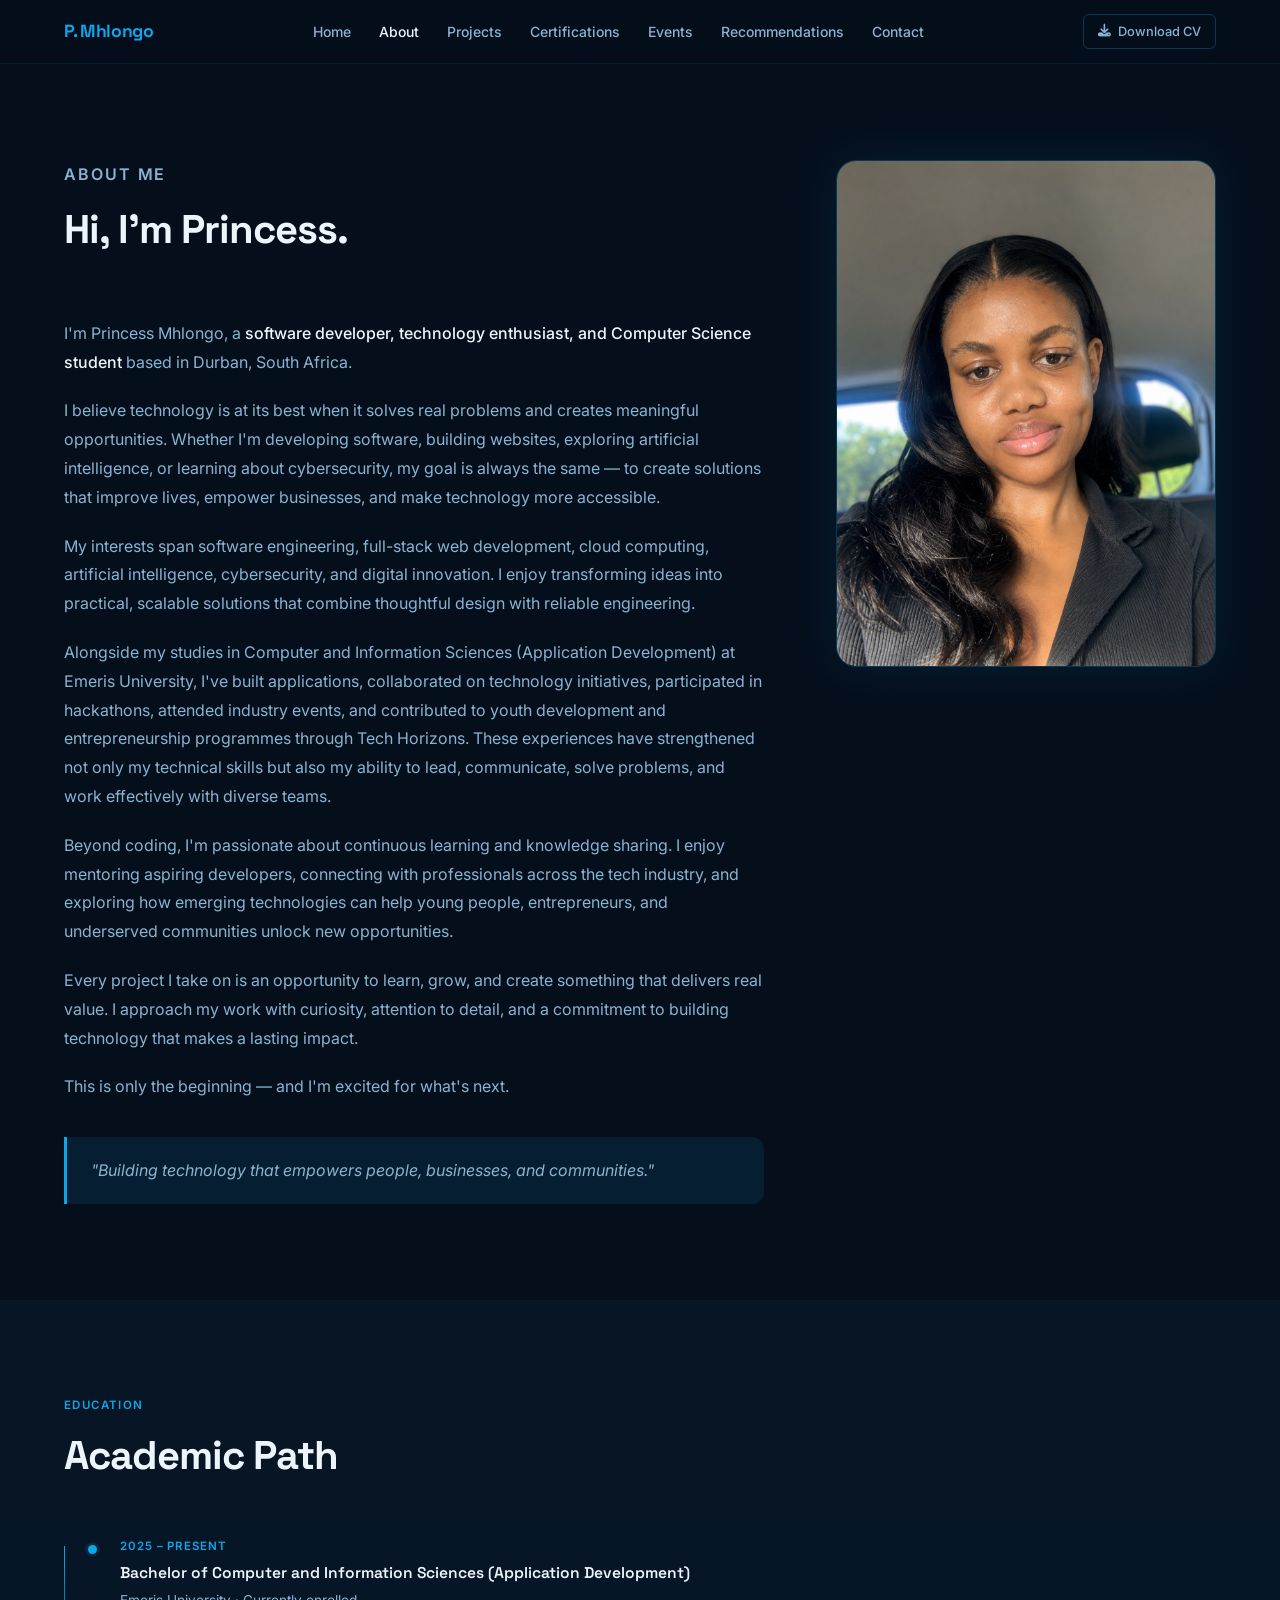
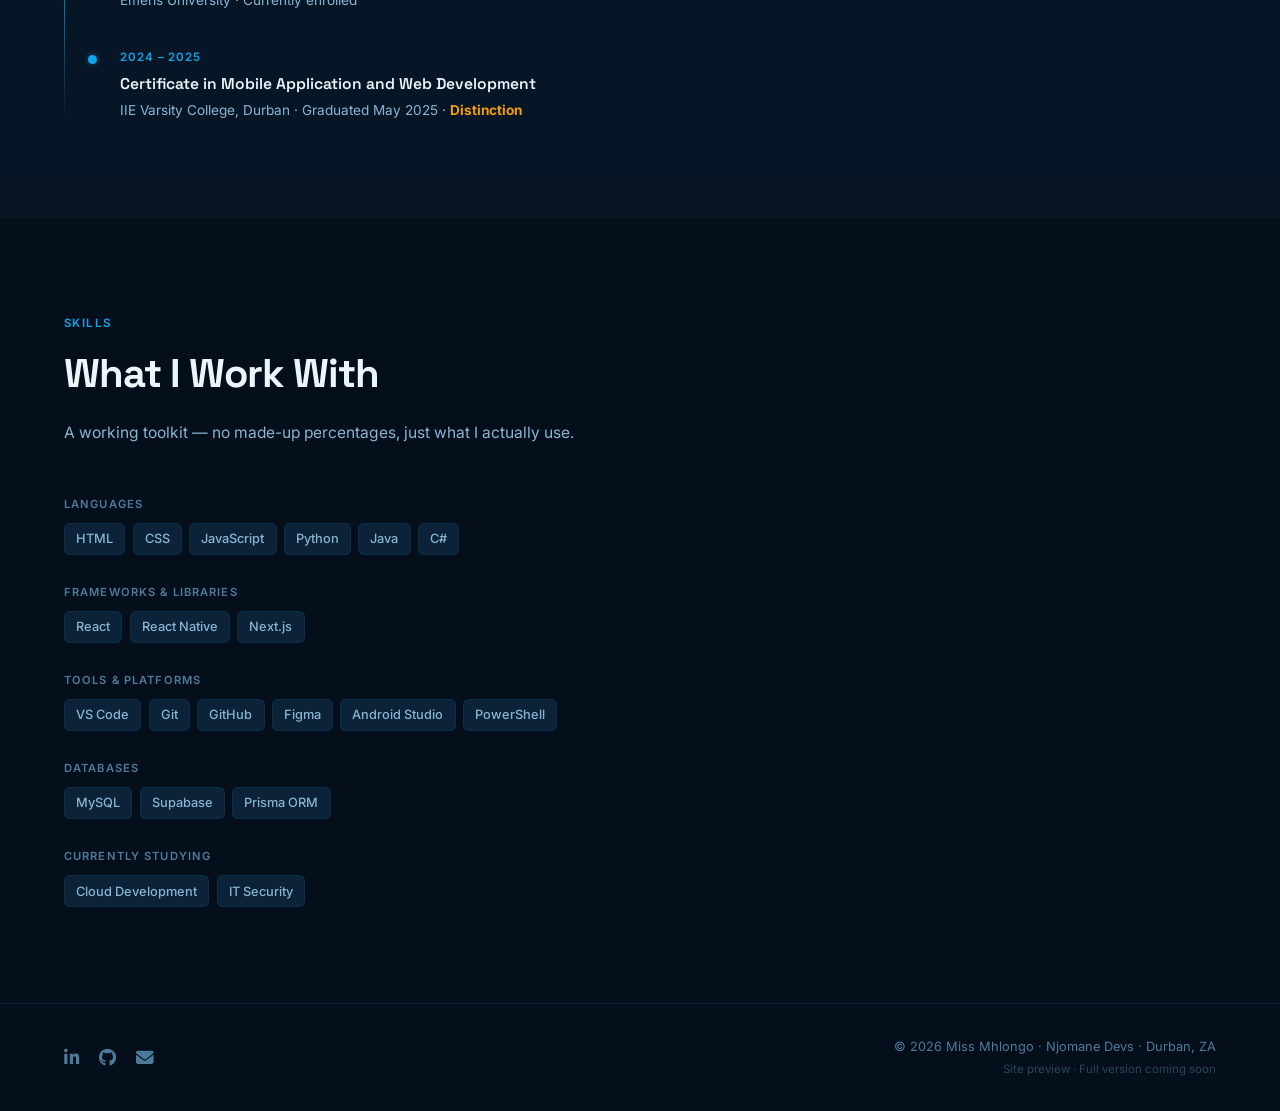
<file: about.html>
<!DOCTYPE html>
<html lang="en">
<head>
  <meta charset="UTF-8" />
  <meta name="viewport" content="width=device-width, initial-scale=1.0" />
  <title>About — Princess Mhlongo</title>
  <link rel="stylesheet" href="styles.css" />
  <link rel="stylesheet" href="https://cdnjs.cloudflare.com/ajax/libs/font-awesome/6.5.0/css/all.min.css" />
</head>
<body>

  <header class="site-header">
    <div class="site-logo">P. Mhlongo</div>
    <nav>
      <ul class="site-nav">
        <li><a href="index.html">Home</a></li>
        <li><a href="about.html" class="active">About</a></li>
        <li><a href="projects.html">Projects</a></li>
        <li><a href="certifications.html">Certifications</a></li>
        <li><a href="events.html">Events</a></li>
        <li><a href="recommendations.html">Recommendations</a></li>
        <li><a href="contact.html">Contact</a></li>
      </ul>
    </nav>
    <a href="resume.pdf" download class="btn btn--ghost btn--sm">
      <i class="fas fa-download"></i> Download CV
    </a>
  </header>

  <!-- Story -->
  <section class="page-section">
    <div class="section-container">
      <div class="about-grid">

        <div class="about-body">
          <div class="section-header" style="margin-bottom:1.5rem;">
            <p class="section-eyebrow">About Me</p>
            <h1 class="section-title">Hi, I'm Princess.</h1>
          </div>

          <p>
            I'm Princess Mhlongo, a <strong>software developer, technology enthusiast, and Computer Science student</strong>
            based in Durban, South Africa.
          </p>

          <p>
            I believe technology is at its best when it solves real problems and creates meaningful opportunities.
            Whether I'm developing software, building websites, exploring artificial intelligence, or learning about
            cybersecurity, my goal is always the same — to create solutions that improve lives, empower businesses,
            and make technology more accessible.
          </p>

          <p>
            My interests span software engineering, full-stack web development, cloud computing, artificial
            intelligence, cybersecurity, and digital innovation. I enjoy transforming ideas into practical,
            scalable solutions that combine thoughtful design with reliable engineering.
          </p>

          <p>
            Alongside my studies in Computer and Information Sciences (Application Development) at Emeris University,
            I've built applications, collaborated on technology initiatives, participated in hackathons, attended
            industry events, and contributed to youth development and entrepreneurship programmes through Tech Horizons.
            These experiences have strengthened not only my technical skills but also my ability to lead, communicate,
            solve problems, and work effectively with diverse teams.
          </p>

          <p>
            Beyond coding, I'm passionate about continuous learning and knowledge sharing. I enjoy mentoring aspiring
            developers, connecting with professionals across the tech industry, and exploring how emerging technologies
            can help young people, entrepreneurs, and underserved communities unlock new opportunities.
          </p>

          <p>
            Every project I take on is an opportunity to learn, grow, and create something that delivers real value.
            I approach my work with curiosity, attention to detail, and a commitment to building technology that makes
            a lasting impact.
          </p>

          <p>This is only the beginning — and I'm excited for what's next.</p>

          <!-- Personal brand tagline -->
          <blockquote style="
            margin-top:1rem;
            padding:1.25rem 1.5rem;
            border-left:3px solid var(--c-sky);
            background:var(--c-sky-dim);
            border-radius:0 var(--r-md) var(--r-md) 0;
            font-size:1rem;
            font-style:italic;
            color:var(--c-text-2);
            line-height:1.7;
          ">
            "Building technology that empowers people, businesses, and communities."
          </blockquote>
        </div>

        <div class="about-photo">
          <img src="images/Princess.jpeg" alt="Princess Mhlongo" />
        </div>

      </div>
    </div>
  </section>

  <!-- Education -->
  <section class="page-section page-section--alt">
    <div class="section-container">
      <div class="section-header">
        <p class="section-eyebrow">Education</p>
        <h2 class="section-title">Academic Path</h2>
      </div>

      <div class="timeline">
        <div class="timeline-item">
          <p class="timeline-year">2025 – Present</p>
          <p class="timeline-title">Bachelor of Computer and Information Sciences (Application Development)</p>
          <p class="timeline-sub">Emeris University &middot; Currently enrolled</p>
        </div>
        <div class="timeline-item">
          <p class="timeline-year">2024 – 2025</p>
          <p class="timeline-title">Certificate in Mobile Application and Web Development</p>
          <p class="timeline-sub">IIE Varsity College, Durban &middot; Graduated May 2025 &middot; <strong style="color:var(--c-amber);">Distinction</strong></p>
        </div>
      </div>
    </div>
  </section>

  <!-- Skills -->
  <section class="page-section">
    <div class="section-container">
      <div class="section-header">
        <p class="section-eyebrow">Skills</p>
        <h2 class="section-title">What I Work With</h2>
        <p class="section-lead">A working toolkit — no made-up percentages, just what I actually use.</p>
      </div>

      <div class="skills-section">
        <div>
          <p class="skill-group__label">Languages</p>
          <div class="skill-group__tags">
            <span class="skill-tag">HTML</span>
            <span class="skill-tag">CSS</span>
            <span class="skill-tag">JavaScript</span>
            <span class="skill-tag">Python</span>
            <span class="skill-tag">Java</span>
            <span class="skill-tag">C#</span>
          </div>
        </div>
        <div>
          <p class="skill-group__label">Frameworks &amp; Libraries</p>
          <div class="skill-group__tags">
            <span class="skill-tag">React</span>
            <span class="skill-tag">React Native</span>
            <span class="skill-tag">Next.js</span>
          </div>
        </div>
        <div>
          <p class="skill-group__label">Tools &amp; Platforms</p>
          <div class="skill-group__tags">
            <span class="skill-tag">VS Code</span>
            <span class="skill-tag">Git</span>
            <span class="skill-tag">GitHub</span>
            <span class="skill-tag">Figma</span>
            <span class="skill-tag">Android Studio</span>
            <span class="skill-tag">PowerShell</span>
          </div>
        </div>
        <div>
          <p class="skill-group__label">Databases</p>
          <div class="skill-group__tags">
            <span class="skill-tag">MySQL</span>
            <span class="skill-tag">Supabase</span>
            <span class="skill-tag">Prisma ORM</span>
          </div>
        </div>
        <div>
          <p class="skill-group__label">Currently Studying</p>
          <div class="skill-group__tags">
            <span class="skill-tag">Cloud Development</span>
            <span class="skill-tag">IT Security</span>
          </div>
        </div>
      </div>
    </div>
  </section>

  <footer class="site-footer">
    <div class="footer-social">
      <a href="https://www.linkedin.com/in/princess-mhlongo-917301329" target="_blank" rel="noopener" aria-label="LinkedIn">
        <i class="fab fa-linkedin-in"></i>
      </a>
      <a href="https://github.com/Princemhlongo" target="_blank" rel="noopener" aria-label="GitHub">
        <i class="fab fa-github"></i>
      </a>
      <a href="mailto:princessnqobilemhlongo@gmail.com" aria-label="Email">
        <i class="fas fa-envelope"></i>
      </a>
    </div>
    <div style="text-align:right;">
      <p class="footer-copy">&copy; 2026 Miss Mhlongo &middot; Njomane Devs &middot; Durban, ZA</p>
      <p class="footer-copy" style="margin-top:0.2rem;opacity:0.5;font-size:0.72rem;">Site preview &middot; Full version coming soon</p>
    </div>
  </footer>

</body>
</html>
</file>
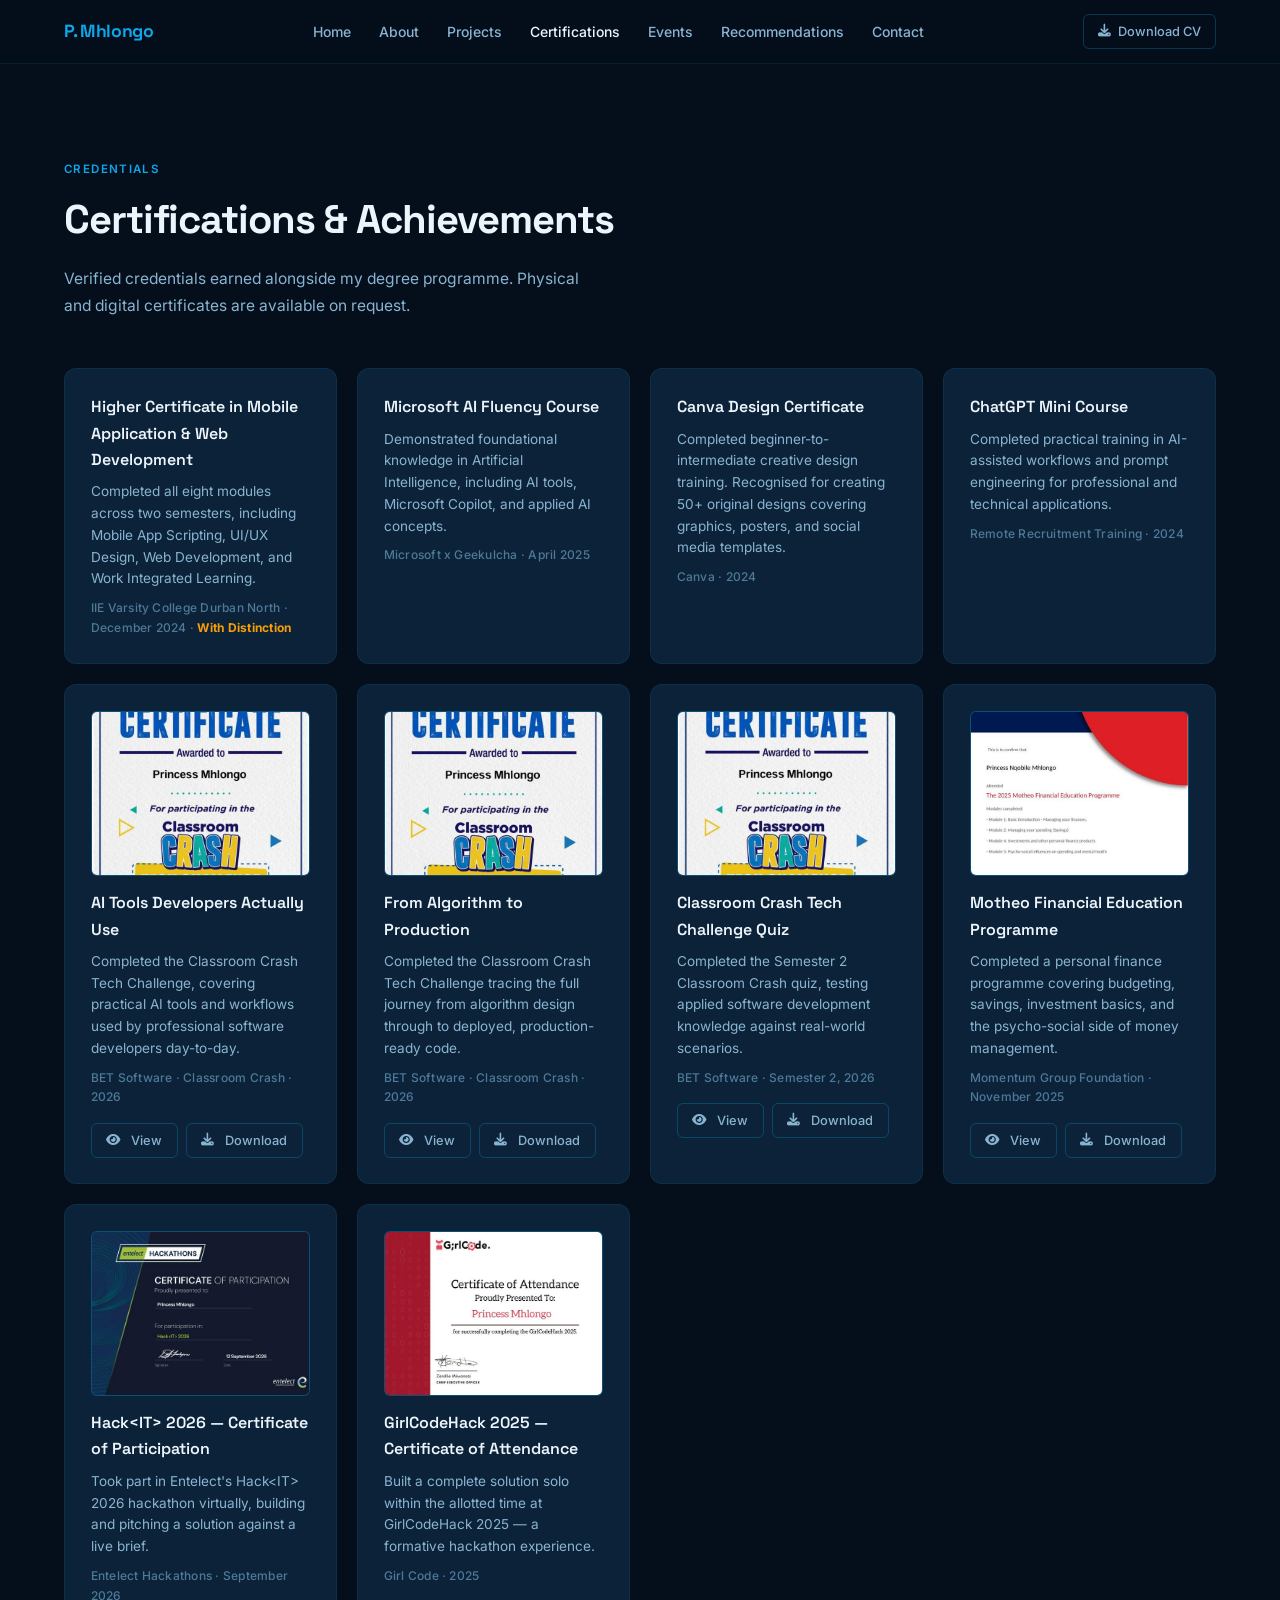
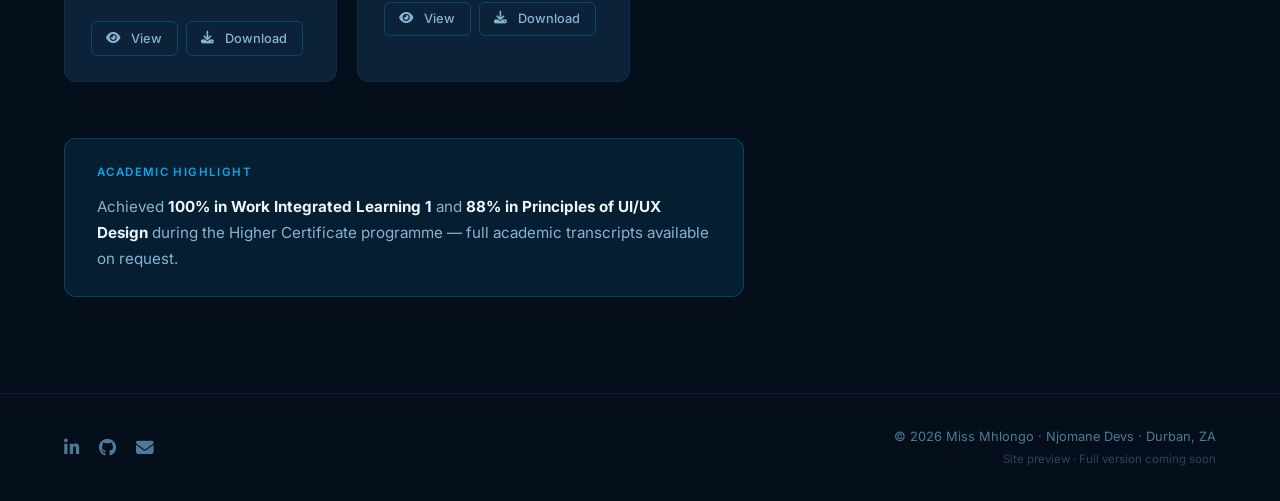
<file: certifications.html>
<!DOCTYPE html>
<html lang="en">
<head>
  <meta charset="UTF-8" />
  <meta name="viewport" content="width=device-width, initial-scale=1.0" />
  <title>Certifications — Princess Mhlongo</title>
  <link rel="stylesheet" href="styles.css" />
  <link rel="stylesheet" href="https://cdnjs.cloudflare.com/ajax/libs/font-awesome/6.5.0/css/all.min.css" />
</head>
<body>

  <header class="site-header">
    <div class="site-logo">P. Mhlongo</div>
    <nav>
      <ul class="site-nav">
        <li><a href="index.html">Home</a></li>
        <li><a href="about.html">About</a></li>
        <li><a href="projects.html">Projects</a></li>
        <li><a href="certifications.html" class="active">Certifications</a></li>
        <li><a href="events.html">Events</a></li>
        <li><a href="recommendations.html">Recommendations</a></li>
        <li><a href="contact.html">Contact</a></li>
      </ul>
    </nav>
    <a href="resume.pdf" download class="btn btn--ghost btn--sm">
      <i class="fas fa-download"></i> Download CV
    </a>
  </header>

  <section class="page-section">
    <div class="section-container">
      <div class="section-header">
        <p class="section-eyebrow">Credentials</p>
        <h1 class="section-title">Certifications &amp; Achievements</h1>
        <p class="section-lead">
          Verified credentials earned alongside my degree programme.
          Physical and digital certificates are available on request.
        </p>
      </div>

      <div class="certs-grid">

        <!-- IIE Higher Certificate -->
        <div class="card cert-card">
          <p class="cert-title">Higher Certificate in Mobile Application &amp; Web Development</p>
          <p class="cert-body">
            Completed all eight modules across two semesters, including Mobile App Scripting,
            UI/UX Design, Web Development, and Work Integrated Learning.
          </p>
          <p class="cert-issuer">IIE Varsity College Durban North &middot; December 2024 &middot;
            <strong style="color:var(--c-amber);">With Distinction</strong>
          </p>
        </div>

        <!-- Microsoft AI Fluency -->
        <div class="card cert-card">
          <p class="cert-title">Microsoft AI Fluency Course</p>
          <p class="cert-body">
            Demonstrated foundational knowledge in Artificial Intelligence, including
            AI tools, Microsoft Copilot, and applied AI concepts.
          </p>
          <p class="cert-issuer">Microsoft x Geekulcha &middot; April 2025</p>
        </div>

        <!-- Canva Design -->
        <div class="card cert-card">
          <p class="cert-title">Canva Design Certificate</p>
          <p class="cert-body">
            Completed beginner-to-intermediate creative design training. Recognised for
            creating 50+ original designs covering graphics, posters, and social media templates.
          </p>
          <p class="cert-issuer">Canva &middot; 2024</p>
        </div>

        <!-- ChatGPT Mini Course -->
        <div class="card cert-card">
          <p class="cert-title">ChatGPT Mini Course</p>
          <p class="cert-body">
            Completed practical training in AI-assisted workflows and prompt engineering
            for professional and technical applications.
          </p>
          <p class="cert-issuer">Remote Recruitment Training &middot; 2024</p>
        </div>

        <!-- BET Software - AI Tools -->
        <div class="card cert-card">
          <img class="cert-thumb" src="certificates/thumbnails/BETSoftware-AIToolsForDevelopers-PrincessMhlongo.jpg" alt="AI Tools Developers Actually Use certificate" loading="lazy" />
          <p class="cert-title">AI Tools Developers Actually Use</p>
          <p class="cert-body">
            Completed the Classroom Crash Tech Challenge, covering practical AI tools and
            workflows used by professional software developers day-to-day.
          </p>
          <p class="cert-issuer">BET Software &middot; Classroom Crash &middot; 2026</p>
          <div class="cert-actions">
            <button type="button" class="btn btn--ghost btn--sm" onclick="openCertModal('certificates/BETSoftware-AIToolsForDevelopers-PrincessMhlongo.pdf','AI Tools Developers Actually Use')">
              <i class="fas fa-eye" style="margin-right:0.3rem;"></i>View
            </button>
            <a href="certificates/BETSoftware-AIToolsForDevelopers-PrincessMhlongo.pdf" download class="btn btn--ghost btn--sm">
              <i class="fas fa-download" style="margin-right:0.3rem;"></i>Download
            </a>
          </div>
        </div>

        <!-- BET Software - Algorithm to Production -->
        <div class="card cert-card">
          <img class="cert-thumb" src="certificates/thumbnails/BETSoftware-AlgorithmToProduction-PrincessMhlongo.jpg" alt="From Algorithm to Production certificate" loading="lazy" />
          <p class="cert-title">From Algorithm to Production</p>
          <p class="cert-body">
            Completed the Classroom Crash Tech Challenge tracing the full journey from
            algorithm design through to deployed, production-ready code.
          </p>
          <p class="cert-issuer">BET Software &middot; Classroom Crash &middot; 2026</p>
          <div class="cert-actions">
            <button type="button" class="btn btn--ghost btn--sm" onclick="openCertModal('certificates/BETSoftware-AlgorithmToProduction-PrincessMhlongo.pdf','From Algorithm to Production')">
              <i class="fas fa-eye" style="margin-right:0.3rem;"></i>View
            </button>
            <a href="certificates/BETSoftware-AlgorithmToProduction-PrincessMhlongo.pdf" download class="btn btn--ghost btn--sm">
              <i class="fas fa-download" style="margin-right:0.3rem;"></i>Download
            </a>
          </div>
        </div>

        <!-- BET Software - Tech Challenge Quiz -->
        <div class="card cert-card">
          <img class="cert-thumb" src="certificates/thumbnails/BETSoftware-TechChallengeQuiz-PrincessMhlongo.jpg" alt="Classroom Crash Tech Challenge Quiz certificate" loading="lazy" />
          <p class="cert-title">Classroom Crash Tech Challenge Quiz</p>
          <p class="cert-body">
            Completed the Semester 2 Classroom Crash quiz, testing applied software
            development knowledge against real-world scenarios.
          </p>
          <p class="cert-issuer">BET Software &middot; Semester 2, 2026</p>
          <div class="cert-actions">
            <button type="button" class="btn btn--ghost btn--sm" onclick="openCertModal('certificates/BETSoftware-TechChallengeQuiz-PrincessMhlongo.pdf','Classroom Crash Tech Challenge Quiz')">
              <i class="fas fa-eye" style="margin-right:0.3rem;"></i>View
            </button>
            <a href="certificates/BETSoftware-TechChallengeQuiz-PrincessMhlongo.pdf" download class="btn btn--ghost btn--sm">
              <i class="fas fa-download" style="margin-right:0.3rem;"></i>Download
            </a>
          </div>
        </div>

        <!-- Momentum - Motheo Financial Education -->
        <div class="card cert-card">
          <img class="cert-thumb" src="certificates/thumbnails/Momentum-MotheoFinancialEducation-PrincessMhlongo.jpg" alt="Motheo Financial Education Programme certificate" loading="lazy" />
          <p class="cert-title">Motheo Financial Education Programme</p>
          <p class="cert-body">
            Completed a personal finance programme covering budgeting, savings, investment
            basics, and the psycho-social side of money management.
          </p>
          <p class="cert-issuer">Momentum Group Foundation &middot; November 2025</p>
          <div class="cert-actions">
            <button type="button" class="btn btn--ghost btn--sm" onclick="openCertModal('certificates/Momentum-MotheoFinancialEducation-PrincessMhlongo.pdf','Motheo Financial Education Programme')">
              <i class="fas fa-eye" style="margin-right:0.3rem;"></i>View
            </button>
            <a href="certificates/Momentum-MotheoFinancialEducation-PrincessMhlongo.pdf" download class="btn btn--ghost btn--sm">
              <i class="fas fa-download" style="margin-right:0.3rem;"></i>Download
            </a>
          </div>
        </div>

        <!-- Entelect Hack<IT> 2026 -->
        <div class="card cert-card">
          <img class="cert-thumb" src="certificates/thumbnails/EntelectHackIT2026-PrincessMhlongo.jpg" alt="Entelect Hack IT 2026 certificate" loading="lazy" />
          <p class="cert-title">Hack&lt;IT&gt; 2026 — Certificate of Participation</p>
          <p class="cert-body">
            Took part in Entelect's Hack&lt;IT&gt; 2026 hackathon virtually, building and pitching
            a solution against a live brief.
          </p>
          <p class="cert-issuer">Entelect Hackathons &middot; September 2026</p>
          <div class="cert-actions">
            <button type="button" class="btn btn--ghost btn--sm" onclick="openCertModal('certificates/EntelectHackIT2026-PrincessMhlongo.pdf','Hack&lt;IT&gt; 2026 — Certificate of Participation')">
              <i class="fas fa-eye" style="margin-right:0.3rem;"></i>View
            </button>
            <a href="certificates/EntelectHackIT2026-PrincessMhlongo.pdf" download class="btn btn--ghost btn--sm">
              <i class="fas fa-download" style="margin-right:0.3rem;"></i>Download
            </a>
          </div>
        </div>

        <!-- GirlCodeHack 2025 -->
        <div class="card cert-card">
          <img class="cert-thumb" src="certificates/thumbnails/GirlCodeHack2025-PrincessMhlongo.jpg" alt="GirlCodeHack 2025 certificate" loading="lazy" />
          <p class="cert-title">GirlCodeHack 2025 — Certificate of Attendance</p>
          <p class="cert-body">
            Built a complete solution solo within the allotted time at GirlCodeHack 2025 —
            a formative hackathon experience.
          </p>
          <p class="cert-issuer">Girl Code &middot; 2025</p>
          <div class="cert-actions">
            <button type="button" class="btn btn--ghost btn--sm" onclick="openCertModal('certificates/GirlCodeHack2025-PrincessMhlongo.pdf','GirlCodeHack 2025 — Certificate of Attendance')">
              <i class="fas fa-eye" style="margin-right:0.3rem;"></i>View
            </button>
            <a href="certificates/GirlCodeHack2025-PrincessMhlongo.pdf" download class="btn btn--ghost btn--sm">
              <i class="fas fa-download" style="margin-right:0.3rem;"></i>Download
            </a>
          </div>
        </div>

      </div>

      <!-- Academic highlight -->
      <div style="
        margin-top: 3.5rem;
        padding: 1.5rem 2rem;
        background: var(--c-sky-dim);
        border: 1px solid var(--c-border-hi);
        border-radius: var(--r-md);
        max-width: 680px;
      ">
        <p class="section-eyebrow" style="margin-bottom:0.75rem;">Academic Highlight</p>
        <p style="font-size:0.95rem;color:var(--c-text-2);line-height:1.7;">
          Achieved <strong style="color:var(--c-text);">100% in Work Integrated Learning 1</strong>
          and <strong style="color:var(--c-text);">88% in Principles of UI/UX Design</strong>
          during the Higher Certificate programme — full academic transcripts available on request.
        </p>
      </div>

    </div>
  </section>

  <!-- On-page certificate preview modal -->
  <div id="cert-modal-backdrop" onclick="if(event.target===this) closeCertModal()" style="
    display:none;
    position:fixed; inset:0;
    background:rgba(0,0,0,0.72);
    z-index:1000;
    align-items:center;
    justify-content:center;
    padding:2rem 1rem;
  ">
    <div style="
      background:var(--c-bg, #12141a);
      border:1px solid var(--c-border-hi);
      border-radius:var(--r-md);
      width:100%;
      max-width:900px;
      max-height:90vh;
      display:flex;
      flex-direction:column;
      overflow:hidden;
    ">
      <div style="
        display:flex; align-items:center; justify-content:space-between;
        padding:0.9rem 1.25rem; border-bottom:1px solid var(--c-border-hi);
      ">
        <p id="cert-modal-title" style="font-family:var(--f-display); font-weight:600; font-size:0.95rem; margin:0;"></p>
        <button type="button" onclick="closeCertModal()" aria-label="Close" style="
          background:none; border:none; color:var(--c-text-2); cursor:pointer; font-size:1.1rem; line-height:1; padding:0.25rem;
        ">
          <i class="fas fa-xmark"></i>
        </button>
      </div>
      <iframe id="cert-modal-frame" src="" title="Certificate preview" style="
        border:none; width:100%; flex:1; min-height:70vh; background:#fff;
      "></iframe>
    </div>
  </div>

  <script>
    function openCertModal(src, title) {
      document.getElementById('cert-modal-frame').src = src;
      document.getElementById('cert-modal-title').textContent = title;
      var backdrop = document.getElementById('cert-modal-backdrop');
      backdrop.style.display = 'flex';
      document.body.style.overflow = 'hidden';
    }
    function closeCertModal() {
      var backdrop = document.getElementById('cert-modal-backdrop');
      backdrop.style.display = 'none';
      document.getElementById('cert-modal-frame').src = '';
      document.body.style.overflow = '';
    }
    document.addEventListener('keydown', function(e) {
      if (e.key === 'Escape') closeCertModal();
    });
  </script>

  <footer class="site-footer">
    <div class="footer-social">
      <a href="https://www.linkedin.com/in/princess-mhlongo-917301329" target="_blank" rel="noopener" aria-label="LinkedIn">
        <i class="fab fa-linkedin-in"></i>
      </a>
      <a href="https://github.com/Princemhlongo" target="_blank" rel="noopener" aria-label="GitHub">
        <i class="fab fa-github"></i>
      </a>
      <a href="mailto:princessnqobilemhlongo@gmail.com" aria-label="Email">
        <i class="fas fa-envelope"></i>
      </a>
    </div>
    <div style="text-align:right;">
      <p class="footer-copy">&copy; 2026 Miss Mhlongo &middot; Njomane Devs &middot; Durban, ZA</p>
      <p class="footer-copy" style="margin-top:0.2rem;opacity:0.5;font-size:0.72rem;">Site preview &middot; Full version coming soon</p>
    </div>
  </footer>

</body>
</html>
</file>
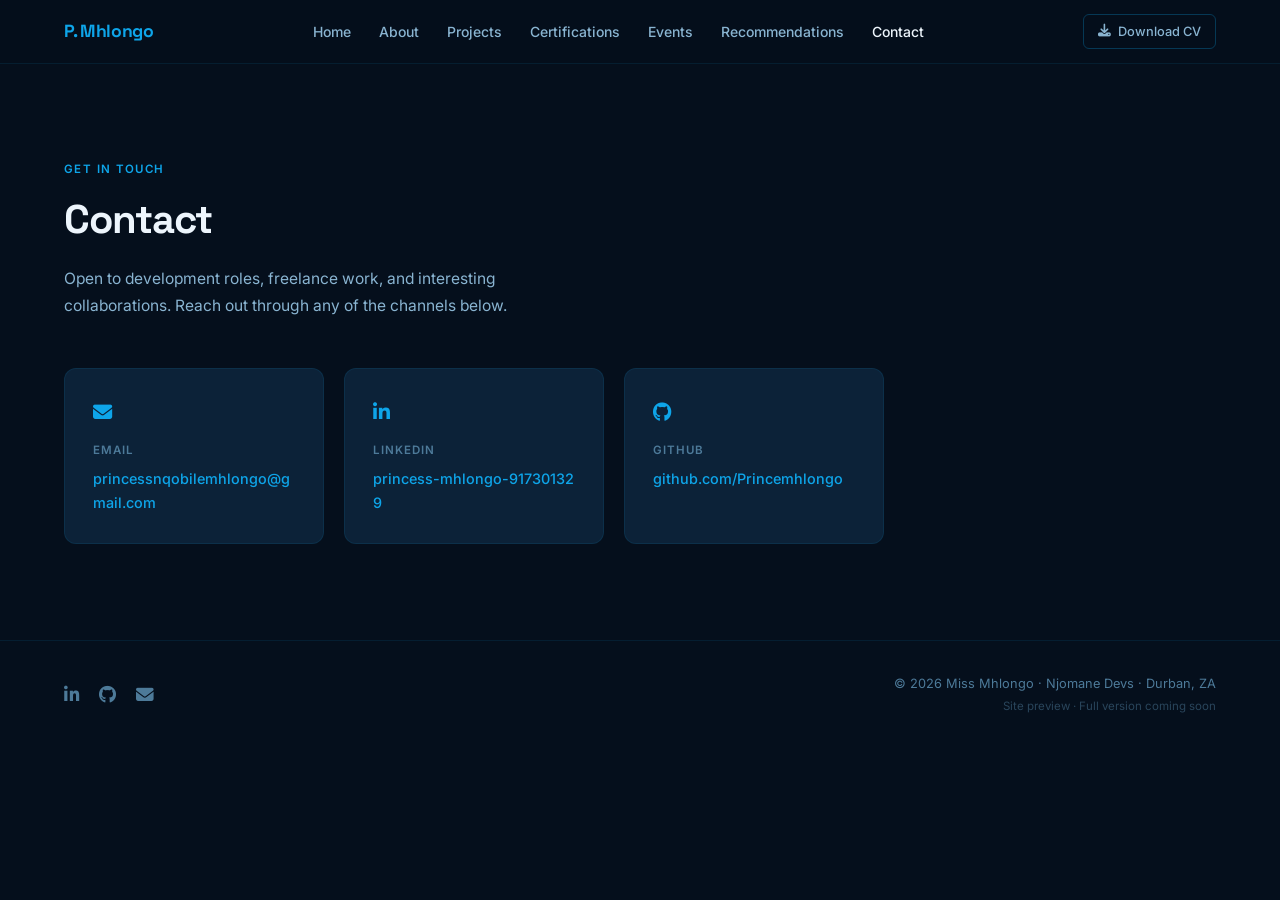
<file: contact.html>
<!DOCTYPE html>
<html lang="en">
<head>
  <meta charset="UTF-8" />
  <meta name="viewport" content="width=device-width, initial-scale=1.0" />
  <title>Contact — Princess Mhlongo</title>
  <link rel="stylesheet" href="styles.css" />
  <link rel="stylesheet" href="https://cdnjs.cloudflare.com/ajax/libs/font-awesome/6.5.0/css/all.min.css" />
</head>
<body>

  <header class="site-header">
    <div class="site-logo">P. Mhlongo</div>
    <nav>
      <ul class="site-nav">
        <li><a href="index.html">Home</a></li>
        <li><a href="about.html">About</a></li>
        <li><a href="projects.html">Projects</a></li>
        <li><a href="certifications.html">Certifications</a></li>
        <li><a href="events.html">Events</a></li>
        <li><a href="recommendations.html">Recommendations</a></li>
        <li><a href="contact.html" class="active">Contact</a></li>
      </ul>
    </nav>
    <a href="resume.pdf" download class="btn btn--ghost btn--sm">
      <i class="fas fa-download"></i> Download CV
    </a>
  </header>

  <section class="page-section">
    <div class="section-container">
      <div class="section-header">
        <p class="section-eyebrow">Get In Touch</p>
        <h1 class="section-title">Contact</h1>
        <p class="section-lead">
          Open to development roles, freelance work, and interesting collaborations.
          Reach out through any of the channels below.
        </p>
      </div>

      <div class="contact-grid">

        <a href="mailto:princessnqobilemhlongo@gmail.com" class="card contact-card">
          <div class="contact-icon"><i class="fas fa-envelope"></i></div>
          <p class="contact-label">Email</p>
          <p class="contact-value">princessnqobilemhlongo@gmail.com</p>
        </a>

        <a href="https://www.linkedin.com/in/princess-mhlongo-917301329" target="_blank" rel="noopener" class="card contact-card">
          <div class="contact-icon"><i class="fab fa-linkedin-in"></i></div>
          <p class="contact-label">LinkedIn</p>
          <p class="contact-value">princess-mhlongo-917301329</p>
        </a>

        <a href="https://github.com/Princemhlongo" target="_blank" rel="noopener" class="card contact-card">
          <div class="contact-icon"><i class="fab fa-github"></i></div>
          <p class="contact-label">GitHub</p>
          <p class="contact-value">github.com/Princemhlongo</p>
        </a>

      </div>
    </div>
  </section>

  <footer class="site-footer">
    <div class="footer-social">
      <a href="https://www.linkedin.com/in/princess-mhlongo-917301329" target="_blank" rel="noopener" aria-label="LinkedIn">
        <i class="fab fa-linkedin-in"></i>
      </a>
      <a href="https://github.com/Princemhlongo" target="_blank" rel="noopener" aria-label="GitHub">
        <i class="fab fa-github"></i>
      </a>
      <a href="mailto:princessnqobilemhlongo@gmail.com" aria-label="Email">
        <i class="fas fa-envelope"></i>
      </a>
    </div>
    <div style="text-align:right;">
      <p class="footer-copy">&copy; 2026 Miss Mhlongo &middot; Njomane Devs &middot; Durban, ZA</p>
      <p class="footer-copy" style="margin-top:0.2rem;opacity:0.5;font-size:0.72rem;">Site preview &middot; Full version coming soon</p>
    </div>
  </footer>

</body>
</html>
</file>
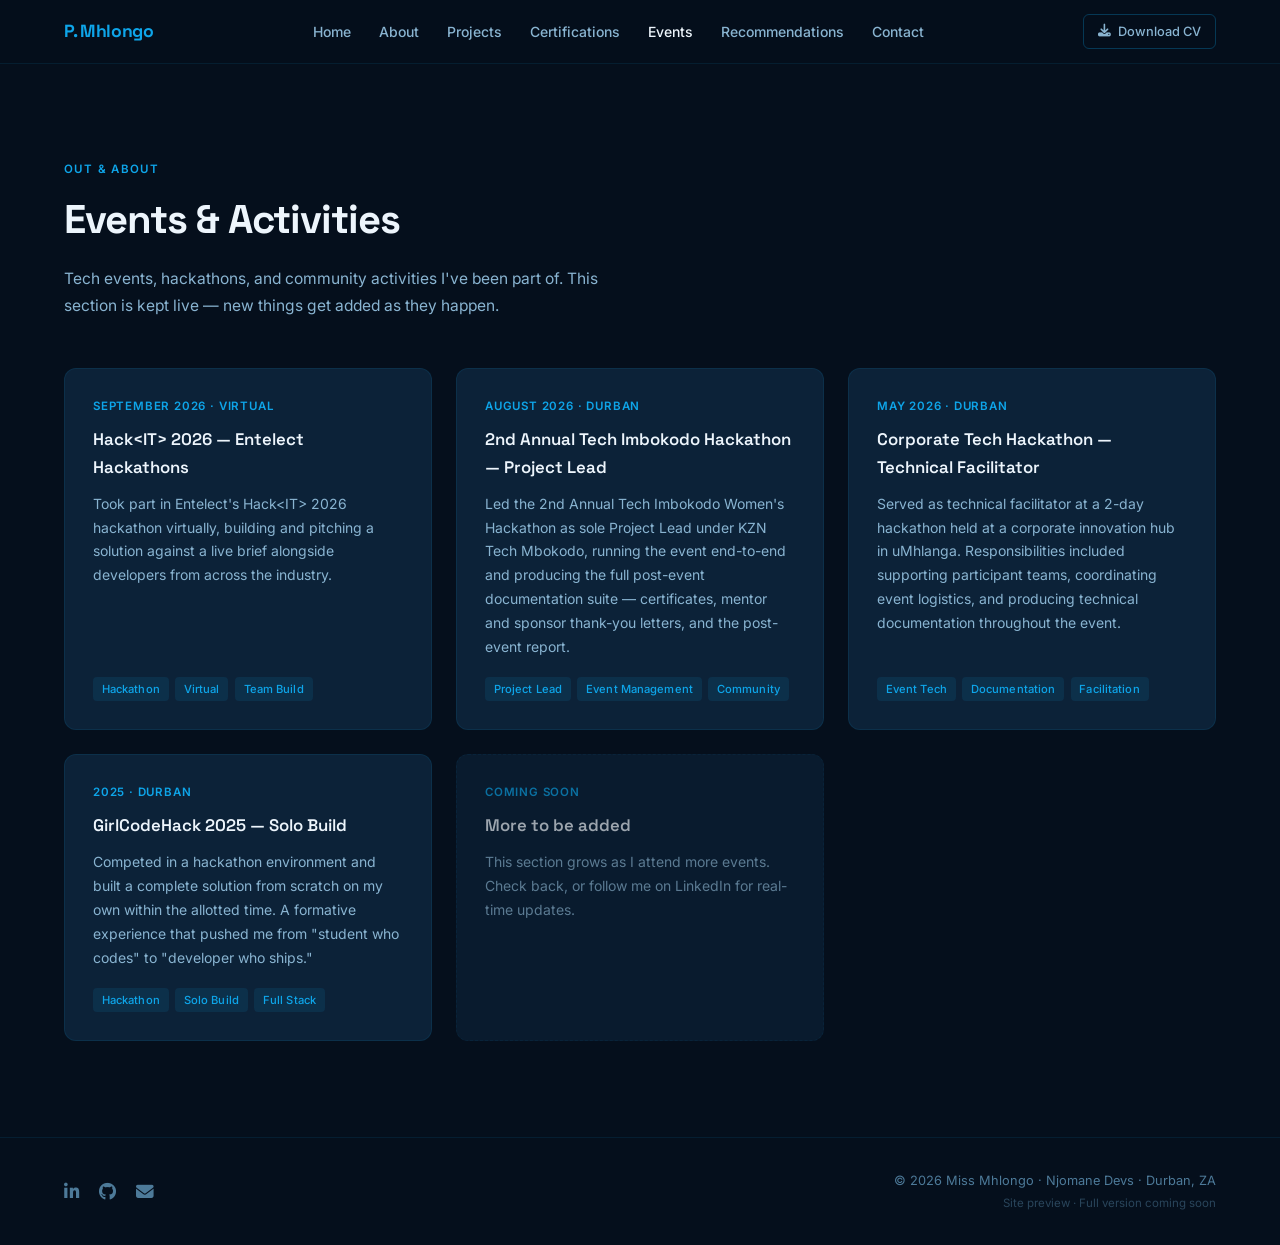
<file: events.html>
<!DOCTYPE html>
<html lang="en">
<head>
  <meta charset="UTF-8" />
  <meta name="viewport" content="width=device-width, initial-scale=1.0" />
  <title>Events — Princess Mhlongo</title>
  <link rel="stylesheet" href="styles.css" />
  <link rel="stylesheet" href="https://cdnjs.cloudflare.com/ajax/libs/font-awesome/6.5.0/css/all.min.css" />
</head>
<body>

  <header class="site-header">
    <div class="site-logo">P. Mhlongo</div>
    <nav>
      <ul class="site-nav">
        <li><a href="index.html">Home</a></li>
        <li><a href="about.html">About</a></li>
        <li><a href="projects.html">Projects</a></li>
        <li><a href="certifications.html">Certifications</a></li>
        <li><a href="events.html" class="active">Events</a></li>
        <li><a href="recommendations.html">Recommendations</a></li>
        <li><a href="contact.html">Contact</a></li>
      </ul>
    </nav>
    <a href="resume.pdf" download class="btn btn--ghost btn--sm">
      <i class="fas fa-download"></i> Download CV
    </a>
  </header>

  <section class="page-section">
    <div class="section-container">
      <div class="section-header">
        <p class="section-eyebrow">Out &amp; About</p>
        <h1 class="section-title">Events &amp; Activities</h1>
        <p class="section-lead">
          Tech events, hackathons, and community activities I've been part of.
          This section is kept live — new things get added as they happen.
        </p>
      </div>

      <div class="events-grid">

        <div class="card event-card">
          <p class="event-date">September 2026 · Virtual</p>
          <h2 class="event-title">Hack&lt;IT&gt; 2026 — Entelect Hackathons</h2>
          <p class="event-desc">
            Took part in Entelect's Hack&lt;IT&gt; 2026 hackathon virtually, building and pitching a
            solution against a live brief alongside developers from across the industry.
          </p>
          <div class="tag-row" style="margin-top:0.25rem;">
            <span class="tag">Hackathon</span>
            <span class="tag">Virtual</span>
            <span class="tag">Team Build</span>
          </div>
        </div>

        <div class="card event-card">
          <p class="event-date">August 2026 · Durban</p>
          <h2 class="event-title">2nd Annual Tech Imbokodo Hackathon — Project Lead</h2>
          <p class="event-desc">
            Led the 2nd Annual Tech Imbokodo Women's Hackathon as sole Project Lead under
            KZN Tech Mbokodo, running the event end-to-end and producing the full post-event
            documentation suite — certificates, mentor and sponsor thank-you letters, and the
            post-event report.
          </p>
          <div class="tag-row" style="margin-top:0.25rem;">
            <span class="tag">Project Lead</span>
            <span class="tag">Event Management</span>
            <span class="tag">Community</span>
          </div>
        </div>

        <div class="card event-card">
          <p class="event-date">May 2026 · Durban</p>
          <h2 class="event-title">Corporate Tech Hackathon — Technical Facilitator</h2>
          <p class="event-desc">
            Served as technical facilitator at a 2-day hackathon held at a corporate
            innovation hub in uMhlanga. Responsibilities included supporting participant teams,
            coordinating event logistics, and producing technical documentation throughout
            the event.
          </p>
          <div class="tag-row" style="margin-top:0.25rem;">
            <span class="tag">Event Tech</span>
            <span class="tag">Documentation</span>
            <span class="tag">Facilitation</span>
          </div>
        </div>

        <div class="card event-card">
          <p class="event-date">2025 &middot; Durban</p>
          <h2 class="event-title">GirlCodeHack 2025 — Solo Build</h2>
          <p class="event-desc">
            Competed in a hackathon environment and built a complete solution from scratch
            on my own within the allotted time. A formative experience that pushed me from
            "student who codes" to "developer who ships."
          </p>
          <div class="tag-row" style="margin-top:0.25rem;">
            <span class="tag">Hackathon</span>
            <span class="tag">Solo Build</span>
            <span class="tag">Full Stack</span>
          </div>
        </div>

        <div class="card event-card" style="border-style:dashed; opacity:0.65;">
          <p class="event-date">Coming Soon</p>
          <h2 class="event-title">More to be added</h2>
          <p class="event-desc">
            This section grows as I attend more events. Check back, or follow me on
            LinkedIn for real-time updates.
          </p>
        </div>

      </div>
    </div>
  </section>

  <footer class="site-footer">
    <div class="footer-social">
      <a href="https://www.linkedin.com/in/princess-mhlongo-917301329" target="_blank" rel="noopener" aria-label="LinkedIn">
        <i class="fab fa-linkedin-in"></i>
      </a>
      <a href="https://github.com/Princemhlongo" target="_blank" rel="noopener" aria-label="GitHub">
        <i class="fab fa-github"></i>
      </a>
      <a href="mailto:princessnqobilemhlongo@gmail.com" aria-label="Email">
        <i class="fas fa-envelope"></i>
      </a>
    </div>
    <div style="text-align:right;">
      <p class="footer-copy">&copy; 2026 Miss Mhlongo &middot; Njomane Devs &middot; Durban, ZA</p>
      <p class="footer-copy" style="margin-top:0.2rem;opacity:0.5;font-size:0.72rem;">Site preview &middot; Full version coming soon</p>
    </div>
  </footer>

</body>
</html>
</file>
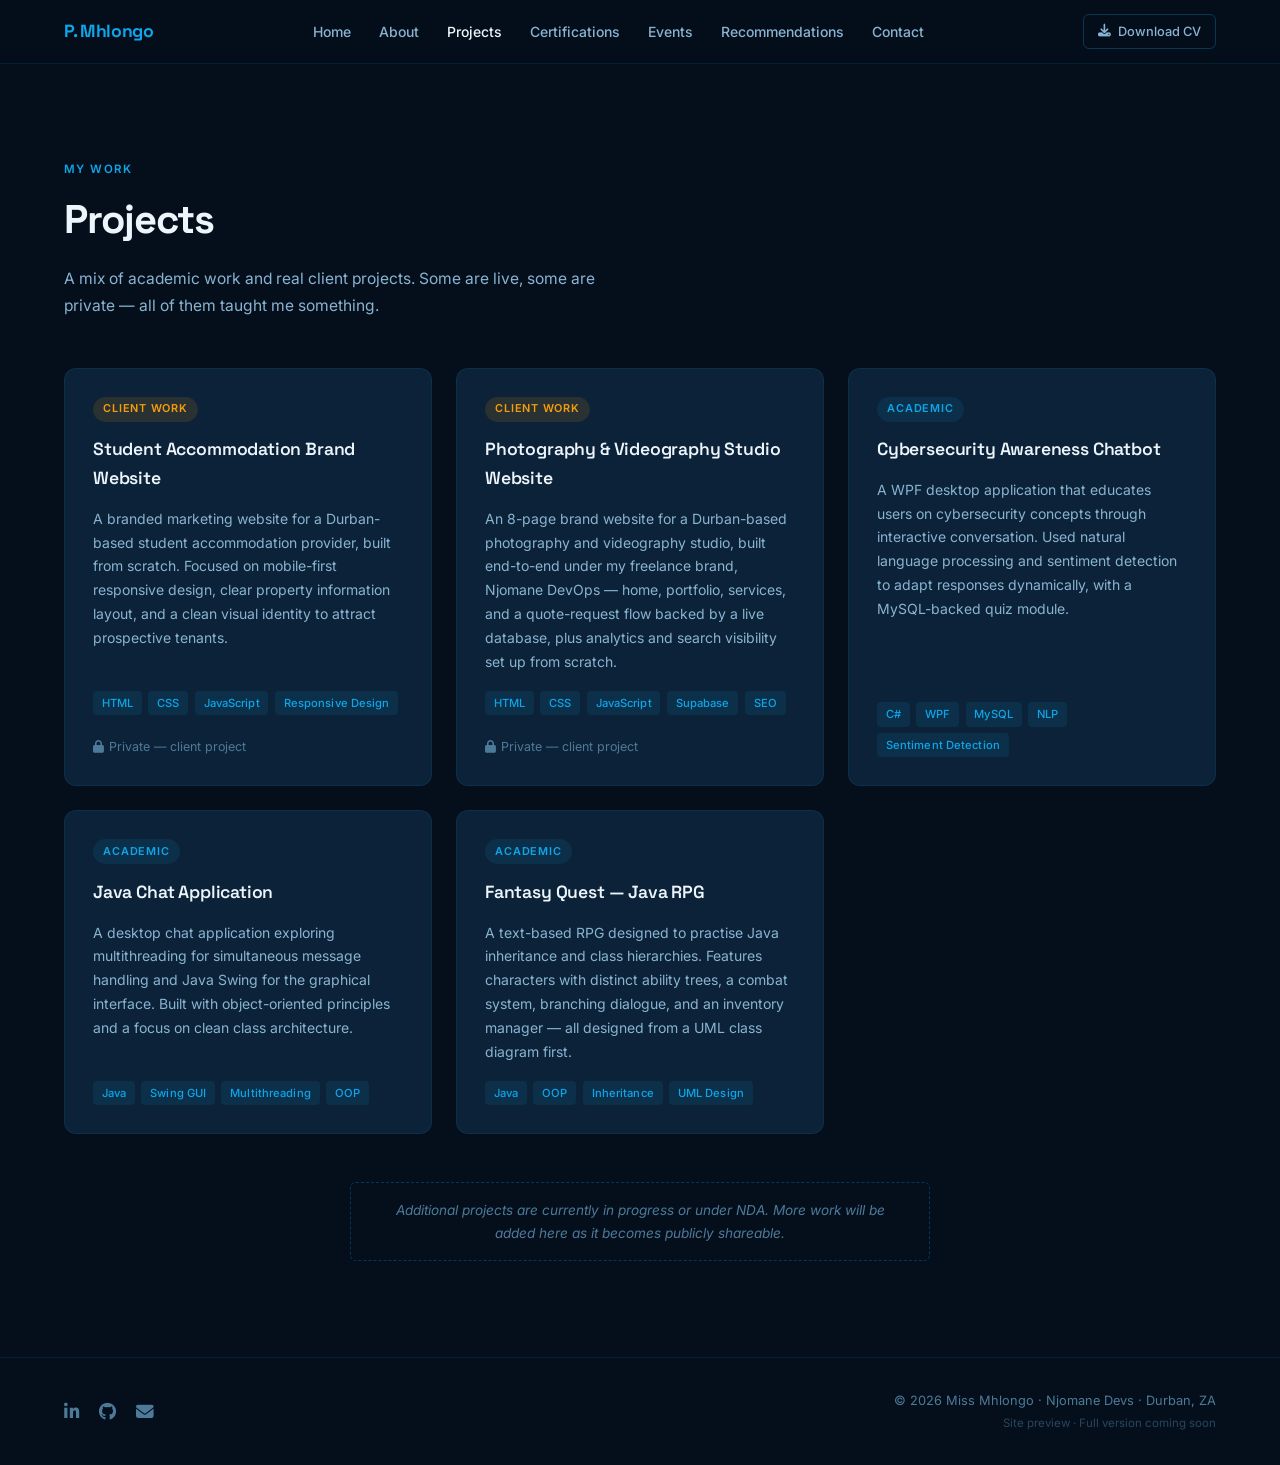
<file: projects.html>
<!DOCTYPE html>
<html lang="en">
<head>
  <meta charset="UTF-8" />
  <meta name="viewport" content="width=device-width, initial-scale=1.0" />
  <title>Projects — Princess Mhlongo</title>
  <link rel="stylesheet" href="styles.css" />
  <link rel="stylesheet" href="https://cdnjs.cloudflare.com/ajax/libs/font-awesome/6.5.0/css/all.min.css" />
</head>
<body>

  <header class="site-header">
    <div class="site-logo">P. Mhlongo</div>
    <nav>
      <ul class="site-nav">
        <li><a href="index.html">Home</a></li>
        <li><a href="about.html">About</a></li>
        <li><a href="projects.html" class="active">Projects</a></li>
        <li><a href="certifications.html">Certifications</a></li>
        <li><a href="events.html">Events</a></li>
        <li><a href="recommendations.html">Recommendations</a></li>
        <li><a href="contact.html">Contact</a></li>
      </ul>
    </nav>
    <a href="resume.pdf" download class="btn btn--ghost btn--sm">
      <i class="fas fa-download"></i> Download CV
    </a>
  </header>

  <section class="page-section">
    <div class="section-container">
      <div class="section-header">
        <p class="section-eyebrow">My Work</p>
        <h1 class="section-title">Projects</h1>
        <p class="section-lead">
          A mix of academic work and real client projects.
          Some are live, some are private — all of them taught me something.
        </p>
      </div>

      <div class="projects-grid">

        <!-- Project 1: Student Accommodation Website (Astor House, name changed) -->
        <div class="card project-card">
          <span class="project-badge badge--client">Client Work</span>
          <h2 class="project-title">Student Accommodation Brand Website</h2>
          <p class="project-desc">
            A branded marketing website for a Durban-based student accommodation provider,
            built from scratch. Focused on mobile-first responsive design, clear property
            information layout, and a clean visual identity to attract prospective tenants.
          </p>
          <div class="tag-row">
            <span class="tag">HTML</span>
            <span class="tag">CSS</span>
            <span class="tag">JavaScript</span>
            <span class="tag">Responsive Design</span>
          </div>
          <p style="font-size:0.78rem;color:var(--c-text-3);margin-top:0.5rem;">
            <i class="fas fa-lock" style="margin-right:0.3rem;"></i>Private — client project
          </p>
        </div>

        <!-- Project 1b: Photography & Videography Studio Website (client name withheld) -->
        <div class="card project-card">
          <span class="project-badge badge--client">Client Work</span>
          <h2 class="project-title">Photography &amp; Videography Studio Website</h2>
          <p class="project-desc">
            An 8-page brand website for a Durban-based photography and videography studio,
            built end-to-end under my freelance brand, Njomane DevOps — home, portfolio,
            services, and a quote-request flow backed by a live database, plus analytics
            and search visibility set up from scratch.
          </p>
          <div class="tag-row">
            <span class="tag">HTML</span>
            <span class="tag">CSS</span>
            <span class="tag">JavaScript</span>
            <span class="tag">Supabase</span>
            <span class="tag">SEO</span>
          </div>
          <p style="font-size:0.78rem;color:var(--c-text-3);margin-top:0.5rem;">
            <i class="fas fa-lock" style="margin-right:0.3rem;"></i>Private — client project
          </p>
        </div>

        <!-- Project 2: Cybersecurity Chatbot -->
        <div class="card project-card">
          <span class="project-badge badge--academic">Academic</span>
          <h2 class="project-title">Cybersecurity Awareness Chatbot</h2>
          <p class="project-desc">
            A WPF desktop application that educates users on cybersecurity concepts through
            interactive conversation. Used natural language processing and sentiment detection
            to adapt responses dynamically, with a MySQL-backed quiz module.
          </p>
          <div class="tag-row">
            <span class="tag">C#</span>
            <span class="tag">WPF</span>
            <span class="tag">MySQL</span>
            <span class="tag">NLP</span>
            <span class="tag">Sentiment Detection</span>
          </div>
        </div>

        <!-- Project 3: Java Chat App -->
        <div class="card project-card">
          <span class="project-badge badge--academic">Academic</span>
          <h2 class="project-title">Java Chat Application</h2>
          <p class="project-desc">
            A desktop chat application exploring multithreading for simultaneous message handling
            and Java Swing for the graphical interface. Built with object-oriented principles and
            a focus on clean class architecture.
          </p>
          <div class="tag-row">
            <span class="tag">Java</span>
            <span class="tag">Swing GUI</span>
            <span class="tag">Multithreading</span>
            <span class="tag">OOP</span>
          </div>
        </div>

        <!-- Project 4: Fantasy Game -->
        <div class="card project-card">
          <span class="project-badge badge--academic">Academic</span>
          <h2 class="project-title">Fantasy Quest — Java RPG</h2>
          <p class="project-desc">
            A text-based RPG designed to practise Java inheritance and class hierarchies.
            Features characters with distinct ability trees, a combat system, branching dialogue,
            and an inventory manager — all designed from a UML class diagram first.
          </p>
          <div class="tag-row">
            <span class="tag">Java</span>
            <span class="tag">OOP</span>
            <span class="tag">Inheritance</span>
            <span class="tag">UML Design</span>
          </div>
        </div>

      </div>

      <p class="note">
        Additional projects are currently in progress or under NDA.
        More work will be added here as it becomes publicly shareable.
      </p>
    </div>
  </section>

  <footer class="site-footer">
    <div class="footer-social">
      <a href="https://www.linkedin.com/in/princess-mhlongo-917301329" target="_blank" rel="noopener" aria-label="LinkedIn">
        <i class="fab fa-linkedin-in"></i>
      </a>
      <a href="https://github.com/Princemhlongo" target="_blank" rel="noopener" aria-label="GitHub">
        <i class="fab fa-github"></i>
      </a>
      <a href="mailto:princessnqobilemhlongo@gmail.com" aria-label="Email">
        <i class="fas fa-envelope"></i>
      </a>
    </div>
    <div style="text-align:right;">
      <p class="footer-copy">&copy; 2026 Miss Mhlongo &middot; Njomane Devs &middot; Durban, ZA</p>
      <p class="footer-copy" style="margin-top:0.2rem;opacity:0.5;font-size:0.72rem;">Site preview &middot; Full version coming soon</p>
    </div>
  </footer>

</body>
</html>
</file>
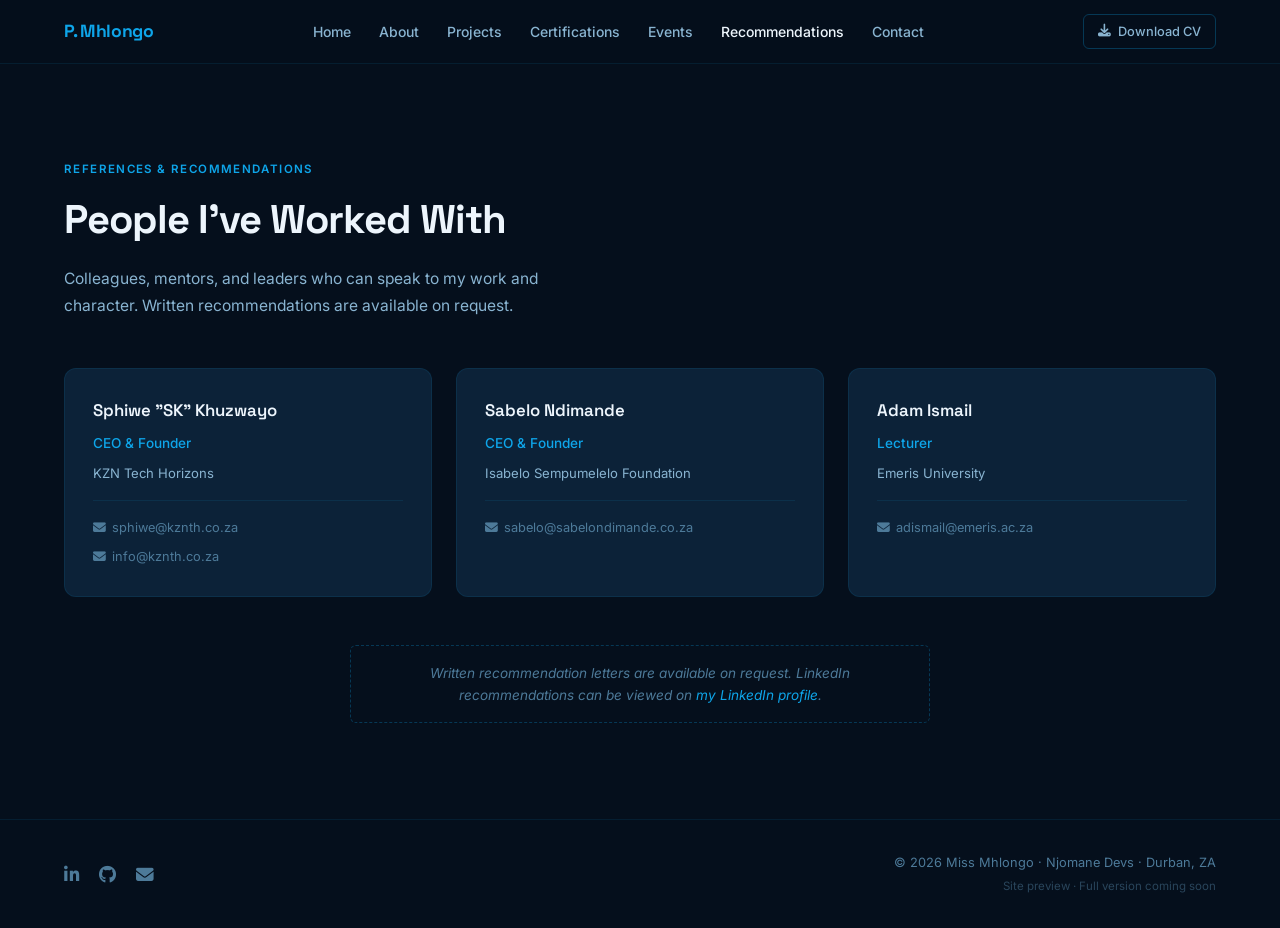
<file: recommendations.html>
<!DOCTYPE html>
<html lang="en">
<head>
  <meta charset="UTF-8" />
  <meta name="viewport" content="width=device-width, initial-scale=1.0" />
  <title>Recommendations — Princess Mhlongo</title>
  <link rel="stylesheet" href="styles.css" />
  <link rel="stylesheet" href="https://cdnjs.cloudflare.com/ajax/libs/font-awesome/6.5.0/css/all.min.css" />
  <style>
    .ref-card {
      padding: 1.75rem;
      display: flex;
      flex-direction: column;
      gap: 0.5rem;
    }
    .ref-card__name {
      font-family: var(--f-display);
      font-size: 1.05rem;
      font-weight: 600;
      color: var(--c-text);
    }
    .ref-card__role {
      font-size: 0.85rem;
      color: var(--c-sky);
      font-weight: 500;
    }
    .ref-card__org {
      font-size: 0.82rem;
      color: var(--c-text-2);
    }
    .ref-card__divider {
      height: 1px;
      background: var(--c-border);
      margin: 0.5rem 0;
    }
    .ref-card__email {
      font-size: 0.8rem;
      color: var(--c-text-3);
      display: flex;
      align-items: center;
      gap: 0.4rem;
      transition: color var(--ease);
    }
    .ref-card__email:hover { color: var(--c-sky); }
  </style>
</head>
<body>

  <header class="site-header">
    <div class="site-logo">P. Mhlongo</div>
    <nav>
      <ul class="site-nav">
        <li><a href="index.html">Home</a></li>
        <li><a href="about.html">About</a></li>
        <li><a href="projects.html">Projects</a></li>
        <li><a href="certifications.html">Certifications</a></li>
        <li><a href="events.html">Events</a></li>
        <li><a href="recommendations.html" class="active">Recommendations</a></li>
        <li><a href="contact.html">Contact</a></li>
      </ul>
    </nav>
    <a href="resume.pdf" download class="btn btn--ghost btn--sm">
      <i class="fas fa-download"></i> Download CV
    </a>
  </header>

  <section class="page-section">
    <div class="section-container">
      <div class="section-header">
        <p class="section-eyebrow">References &amp; Recommendations</p>
        <h1 class="section-title">People I've Worked With</h1>
        <p class="section-lead">
          Colleagues, mentors, and leaders who can speak to my work and character.
          Written recommendations are available on request.
        </p>
      </div>

      <div class="rec-grid">

        <!-- SK Khuzwayo -->
        <div class="card ref-card">
          <p class="ref-card__name">Sphiwe "SK" Khuzwayo</p>
          <p class="ref-card__role">CEO &amp; Founder</p>
          <p class="ref-card__org">KZN Tech Horizons</p>
          <div class="ref-card__divider"></div>
          <a href="mailto:sphiwe@kznth.co.za" class="ref-card__email">
            <i class="fas fa-envelope"></i> sphiwe@kznth.co.za
          </a>
          <a href="mailto:info@kznth.co.za" class="ref-card__email">
            <i class="fas fa-envelope"></i> info@kznth.co.za
          </a>
        </div>

        <!-- Sabelo Ndimande -->
        <div class="card ref-card">
          <p class="ref-card__name">Sabelo Ndimande</p>
          <p class="ref-card__role">CEO &amp; Founder</p>
          <p class="ref-card__org">Isabelo Sempumelelo Foundation</p>
          <div class="ref-card__divider"></div>
          <a href="mailto:sabelo@sabelondimande.co.za" class="ref-card__email">
            <i class="fas fa-envelope"></i> sabelo@sabelondimande.co.za
          </a>
        </div>

        <!-- Adam Ismail -->
        <div class="card ref-card">
          <p class="ref-card__name">Adam Ismail</p>
          <p class="ref-card__role">Lecturer</p>
          <p class="ref-card__org">Emeris University</p>
          <div class="ref-card__divider"></div>
          <a href="mailto:adismail@emeris.ac.za" class="ref-card__email">
            <i class="fas fa-envelope"></i> adismail@emeris.ac.za
          </a>
        </div>

      </div>

      <p class="note">
        Written recommendation letters are available on request. LinkedIn recommendations can be viewed on
        <a href="https://www.linkedin.com/in/princess-mhlongo-917301329" target="_blank" rel="noopener"
           style="color:var(--c-sky);">my LinkedIn profile</a>.
      </p>
    </div>
  </section>

  <footer class="site-footer">
    <div class="footer-social">
      <a href="https://www.linkedin.com/in/princess-mhlongo-917301329" target="_blank" rel="noopener" aria-label="LinkedIn">
        <i class="fab fa-linkedin-in"></i>
      </a>
      <a href="https://github.com/Princemhlongo" target="_blank" rel="noopener" aria-label="GitHub">
        <i class="fab fa-github"></i>
      </a>
      <a href="mailto:princessnqobilemhlongo@gmail.com" aria-label="Email">
        <i class="fas fa-envelope"></i>
      </a>
    </div>
    <div style="text-align:right;">
      <p class="footer-copy">&copy; 2026 Miss Mhlongo &middot; Njomane Devs &middot; Durban, ZA</p>
      <p class="footer-copy" style="margin-top:0.2rem;opacity:0.5;font-size:0.72rem;">Site preview &middot; Full version coming soon</p>
    </div>
  </footer>

</body>
</html>
</file>
<file: styles.css>
/* ================================================================
   PRINCESS NQOBILE MHLONGO — Portfolio
   Palette  : Ocean Abyss navy · Sky blue accent · Amber warmth
   Type     : Space Grotesk (display) + Inter (body)
================================================================ */

@import url('https://fonts.googleapis.com/css2?family=Space+Grotesk:wght@300;400;500;600;700&family=Inter:wght@300;400;500;600&display=swap');

/* ── DESIGN TOKENS ───────────────────────────────────── */
:root {
  --c-bg:         #050F1C;
  --c-surface:    #0C2238;
  --c-surface-hi: #0F2D4A;

  --c-sky:        #0EA5E9;
  --c-sky-lite:   #38BDF8;
  --c-sky-dim:    rgba(14,165,233,0.10);
  --c-sky-glow:   rgba(14,165,233,0.22);

  --c-amber:      #F59E0B;
  --c-amber-dim:  rgba(245,158,11,0.12);

  --c-text:       #EDF5FC;
  --c-text-2:     #89B4D1;
  --c-text-3:     #4D7A99;

  --c-border:     rgba(14,165,233,0.10);
  --c-border-hi:  rgba(14,165,233,0.28);

  --f-display:    'Space Grotesk', sans-serif;
  --f-body:       'Inter', sans-serif;

  --r-sm:  6px;
  --r-md:  12px;
  --r-lg:  20px;
  --ease:  0.25s ease;
}

/* ── RESET ───────────────────────────────────────────── */
*, *::before, *::after { box-sizing: border-box; margin: 0; padding: 0; }
html { scroll-behavior: smooth; }
body {
  font-family: var(--f-body);
  background: var(--c-bg);
  color: var(--c-text);
  line-height: 1.65;
  overflow-x: hidden;
  -webkit-font-smoothing: antialiased;
}
img { display: block; max-width: 100%; }
a  { color: inherit; text-decoration: none; }
ul { list-style: none; }

/* ── HEADER ──────────────────────────────────────────── */
.site-header {
  position: sticky;
  top: 0;
  z-index: 100;
  display: flex;
  align-items: center;
  justify-content: space-between;
  padding: 0 5%;
  height: 64px;
  background: rgba(5,15,28,0.94);
  backdrop-filter: blur(14px);
  -webkit-backdrop-filter: blur(14px);
  border-bottom: 1px solid var(--c-border);
  gap: 1rem;
}

.site-logo {
  font-family: var(--f-display);
  font-weight: 700;
  font-size: 1.1rem;
  color: var(--c-sky);
  letter-spacing: -0.02em;
  white-space: nowrap;
}

.site-nav {
  display: flex;
  gap: 1.75rem;
  align-items: center;
}

.site-nav a {
  font-size: 0.875rem;
  font-weight: 500;
  color: var(--c-text-2);
  transition: color var(--ease);
  white-space: nowrap;
}

.site-nav a:hover,
.site-nav a.active { color: var(--c-text); }

/* ── BUTTONS ─────────────────────────────────────────── */
.btn {
  display: inline-flex;
  align-items: center;
  gap: 0.4rem;
  padding: 0.55rem 1.25rem;
  border-radius: var(--r-sm);
  font-family: var(--f-body);
  font-size: 0.875rem;
  font-weight: 500;
  cursor: pointer;
  transition: all var(--ease);
  border: none;
  white-space: nowrap;
}

.btn--primary {
  background: var(--c-sky);
  color: #fff;
}
.btn--primary:hover {
  background: var(--c-sky-lite);
  box-shadow: 0 4px 18px var(--c-sky-glow);
  transform: translateY(-1px);
}

.btn--ghost {
  background: transparent;
  color: var(--c-text-2);
  border: 1px solid var(--c-border-hi);
}
.btn--ghost:hover {
  border-color: var(--c-sky);
  color: var(--c-sky);
}

.btn--sm {
  padding: 0.35rem 0.9rem;
  font-size: 0.8rem;
}

/* ── HERO ────────────────────────────────────────────── */
.page-hero {
  min-height: calc(100vh - 64px);
  display: flex;
  align-items: center;
  padding: 5rem 5% 4rem;
  background:
    radial-gradient(ellipse at 72% 45%, rgba(14,165,233,0.07) 0%, transparent 55%),
    radial-gradient(ellipse at 12% 82%, rgba(245,158,11,0.04) 0%, transparent 45%),
    var(--c-bg);
}

.hero-grid {
  display: grid;
  grid-template-columns: 1fr auto;
  gap: 5rem;
  align-items: center;
  max-width: 1200px;
  margin: 0 auto;
  width: 100%;
}

.hero-content {
  display: flex;
  flex-direction: column;
  gap: 1.5rem;
}

/* Status badge */
.status-badge {
  display: inline-flex;
  align-items: center;
  gap: 0.6rem;
  font-size: 0.78rem;
  font-weight: 500;
  color: var(--c-text-2);
  letter-spacing: 0.02em;
  background: var(--c-amber-dim);
  border: 1px solid rgba(245,158,11,0.22);
  padding: 0.35rem 0.85rem;
  border-radius: 100px;
  width: fit-content;
}

.status-dot {
  width: 7px;
  height: 7px;
  border-radius: 50%;
  background: var(--c-amber);
  flex-shrink: 0;
  animation: pulse-amber 2.2s infinite;
}

@keyframes pulse-amber {
  0%   { box-shadow: 0 0 0 0 rgba(245,158,11,0.55); }
  70%  { box-shadow: 0 0 0 8px rgba(245,158,11,0); }
  100% { box-shadow: 0 0 0 0 rgba(245,158,11,0); }
}

/* The big name — the signature */
.hero-name {
  font-family: var(--f-display);
  font-weight: 700;
  font-size: clamp(3.2rem, 6.5vw, 5.5rem);
  line-height: 1.0;
  letter-spacing: -0.035em;
  color: var(--c-text);
}
.hero-name .given  { display: block; }
.hero-name .family { display: block; color: var(--c-sky); }

.hero-role {
  font-size: 1rem;
  color: var(--c-text-2);
}

.hero-role #typing-text {
  color: var(--c-sky);
  font-weight: 600;
  border-right: 2px solid var(--c-sky);
  padding-right: 2px;
  animation: cursor-blink 1s step-end infinite;
}

@keyframes cursor-blink {
  0%, 100% { border-color: var(--c-sky); }
  50%       { border-color: transparent; }
}

.hero-tagline {
  font-size: 1rem;
  color: var(--c-text-2);
  max-width: 460px;
  line-height: 1.75;
}
.hero-tagline strong {
  color: var(--c-text);
  font-weight: 500;
}

.hero-actions {
  display: flex;
  gap: 1rem;
  flex-wrap: wrap;
  padding-top: 0.5rem;
}

/* Hero photo */
.hero-photo {
  width: 270px;
  height: 330px;
  border-radius: var(--r-lg);
  overflow: hidden;
  border: 1px solid var(--c-border-hi);
  box-shadow: 0 0 60px var(--c-sky-dim);
  flex-shrink: 0;
}
.hero-photo img {
  width: 100%;
  height: 100%;
  object-fit: cover;
  object-position: top center;
}

/* ── PAGE SECTIONS ───────────────────────────────────── */
.page-section {
  padding: 6rem 5%;
}
.page-section--alt {
  background: rgba(12,34,56,0.35);
}

.section-container {
  max-width: 1200px;
  margin: 0 auto;
}

.section-header {
  margin-bottom: 3rem;
}

.section-eyebrow {
  font-size: 0.72rem;
  font-weight: 600;
  letter-spacing: 0.12em;
  text-transform: uppercase;
  color: var(--c-sky);
  margin-bottom: 0.5rem;
}

.section-title {
  font-family: var(--f-display);
  font-size: clamp(1.75rem, 3.5vw, 2.5rem);
  font-weight: 700;
  letter-spacing: -0.025em;
  color: var(--c-text);
  margin-bottom: 0.75rem;
}

.section-lead {
  font-size: 0.975rem;
  color: var(--c-text-2);
  max-width: 540px;
  line-height: 1.75;
}

/* ── CARDS (base) ────────────────────────────────────── */
.card {
  background: var(--c-surface);
  border: 1px solid var(--c-border);
  border-radius: var(--r-md);
  transition: all var(--ease);
}
.card:hover {
  background: var(--c-surface-hi);
  border-color: var(--c-border-hi);
  transform: translateY(-4px);
  box-shadow: 0 16px 40px rgba(5,15,28,0.7);
}

/* ── PROJECT CARDS ───────────────────────────────────── */
.projects-grid {
  display: grid;
  grid-template-columns: repeat(auto-fill, minmax(290px, 1fr));
  gap: 1.5rem;
}

.project-card {
  display: flex;
  flex-direction: column;
  gap: 0.85rem;
  padding: 1.75rem;
}

.project-badge {
  display: inline-flex;
  align-items: center;
  gap: 0.35rem;
  font-size: 0.68rem;
  font-weight: 600;
  letter-spacing: 0.07em;
  text-transform: uppercase;
  padding: 0.22rem 0.65rem;
  border-radius: 100px;
  width: fit-content;
}
.badge--academic { color: var(--c-sky);   background: var(--c-sky-dim); }
.badge--client   { color: var(--c-amber); background: var(--c-amber-dim); }

.project-title {
  font-family: var(--f-display);
  font-size: 1.1rem;
  font-weight: 600;
  color: var(--c-text);
  letter-spacing: -0.01em;
}

.project-desc {
  font-size: 0.875rem;
  color: var(--c-text-2);
  line-height: 1.7;
  flex: 1;
}

.tag-row {
  display: flex;
  flex-wrap: wrap;
  gap: 0.4rem;
  padding-top: 0.25rem;
}

.tag {
  font-size: 0.7rem;
  font-weight: 500;
  color: var(--c-sky);
  background: var(--c-sky-dim);
  padding: 0.18rem 0.55rem;
  border-radius: 4px;
  letter-spacing: 0.01em;
}

/* ── CERTIFICATIONS ──────────────────────────────────── */
.certs-grid {
  display: grid;
  grid-template-columns: repeat(auto-fill, minmax(260px, 1fr));
  gap: 1.25rem;
}

.cert-card {
  padding: 1.6rem;
  display: flex;
  flex-direction: column;
  gap: 0.5rem;
}

.cert-icon {
  font-size: 1.4rem;
  margin-bottom: 0.2rem;
}

.cert-title {
  font-family: var(--f-display);
  font-size: 1rem;
  font-weight: 600;
  color: var(--c-text);
}

.cert-body {
  font-size: 0.85rem;
  color: var(--c-text-2);
  line-height: 1.6;
}

.cert-issuer {
  font-size: 0.75rem;
  color: var(--c-text-3);
  font-weight: 500;
  letter-spacing: 0.02em;
}

.cert-thumb {
  display: block;
  width: 100%;
  aspect-ratio: 4 / 3;
  object-fit: cover;
  border-radius: var(--r-sm);
  border: 1px solid var(--c-border-hi);
  margin-bottom: 0.4rem;
  background: var(--c-sky-dim);
}

.cert-actions {
  display: flex;
  gap: 0.5rem;
  margin-top: 0.5rem;
  flex-wrap: wrap;
}

/* ── EVENTS ──────────────────────────────────────────── */
.events-grid {
  display: grid;
  grid-template-columns: repeat(auto-fill, minmax(300px, 1fr));
  gap: 1.5rem;
}

.event-card {
  padding: 1.75rem;
  display: flex;
  flex-direction: column;
  gap: 0.65rem;
}

.event-date {
  font-size: 0.72rem;
  font-weight: 600;
  letter-spacing: 0.07em;
  text-transform: uppercase;
  color: var(--c-sky);
}

.event-title {
  font-family: var(--f-display);
  font-size: 1.05rem;
  font-weight: 600;
  color: var(--c-text);
}

.event-desc {
  font-size: 0.875rem;
  color: var(--c-text-2);
  line-height: 1.7;
  flex: 1;
}

/* ── RECOMMENDATIONS ─────────────────────────────────── */
.rec-grid {
  display: grid;
  grid-template-columns: repeat(auto-fill, minmax(300px, 1fr));
  gap: 1.5rem;
}

.rec-card {
  padding: 2rem;
  position: relative;
}

.rec-card::before {
  content: '\201C';
  position: absolute;
  top: 0.75rem;
  left: 1.5rem;
  font-family: var(--f-display);
  font-size: 4rem;
  line-height: 1;
  color: var(--c-sky);
  opacity: 0.15;
  pointer-events: none;
}

.rec-quote {
  font-size: 0.925rem;
  color: var(--c-text-2);
  line-height: 1.8;
  font-style: italic;
  padding-top: 1.5rem;
}

.rec-author {
  margin-top: 1.25rem;
  font-size: 0.775rem;
  font-weight: 500;
  color: var(--c-text-3);
  letter-spacing: 0.03em;
}

.rec-linkedin-note {
  margin-top: 3rem;
  padding: 1.25rem 1.75rem;
  background: var(--c-sky-dim);
  border: 1px solid var(--c-border-hi);
  border-radius: var(--r-md);
  display: flex;
  align-items: center;
  justify-content: space-between;
  gap: 1rem;
  flex-wrap: wrap;
  max-width: 600px;
}

.rec-linkedin-note p {
  font-size: 0.875rem;
  color: var(--c-text-2);
}

/* ── ABOUT ───────────────────────────────────────────── */
.about-grid {
  display: grid;
  grid-template-columns: 1fr 380px;
  gap: 4.5rem;
  align-items: start;
}

.about-body {
  display: flex;
  flex-direction: column;
  gap: 1.25rem;
}

.about-body p {
  font-size: 1rem;
  color: var(--c-text-2);
  line-height: 1.8;
}
.about-body p strong {
  color: var(--c-text);
  font-weight: 500;
}

.about-photo {
  border-radius: var(--r-lg);
  overflow: hidden;
  border: 1px solid var(--c-border-hi);
  box-shadow: 0 0 50px var(--c-sky-dim);
  aspect-ratio: 3/4;
  position: sticky;
  top: 80px;
}
.about-photo img {
  width: 100%;
  height: 100%;
  object-fit: cover;
  object-position: top center;
}

/* Timeline */
.timeline {
  display: flex;
  flex-direction: column;
  position: relative;
  padding-left: 1.75rem;
  max-width: 680px;
}

.timeline::before {
  content: '';
  position: absolute;
  left: 0;
  top: 0.55rem;
  bottom: 0;
  width: 1px;
  background: linear-gradient(to bottom, var(--c-sky) 0%, transparent 100%);
}

.timeline-item {
  position: relative;
  padding: 0 0 2.25rem 1.75rem;
}
.timeline-item:last-child { padding-bottom: 0; }

.timeline-item::before {
  content: '';
  position: absolute;
  left: -4px;
  top: 0.45rem;
  width: 9px;
  height: 9px;
  border-radius: 50%;
  background: var(--c-sky);
  box-shadow: 0 0 0 3px var(--c-sky-dim);
}

.timeline-year {
  font-size: 0.72rem;
  font-weight: 600;
  letter-spacing: 0.08em;
  text-transform: uppercase;
  color: var(--c-sky);
  margin-bottom: 0.3rem;
}

.timeline-title {
  font-family: var(--f-display);
  font-size: 0.975rem;
  font-weight: 600;
  color: var(--c-text);
  margin-bottom: 0.2rem;
}

.timeline-sub {
  font-size: 0.85rem;
  color: var(--c-text-2);
  line-height: 1.6;
}

/* Skills as tags */
.skills-section {
  display: flex;
  flex-direction: column;
  gap: 1.75rem;
}

.skill-group__label {
  font-size: 0.7rem;
  font-weight: 600;
  letter-spacing: 0.1em;
  text-transform: uppercase;
  color: var(--c-text-3);
  margin-bottom: 0.6rem;
}

.skill-group__tags {
  display: flex;
  flex-wrap: wrap;
  gap: 0.45rem;
}

.skill-tag {
  font-size: 0.8rem;
  font-weight: 500;
  color: var(--c-text-2);
  background: var(--c-surface);
  border: 1px solid var(--c-border);
  padding: 0.28rem 0.7rem;
  border-radius: var(--r-sm);
  transition: all var(--ease);
}
.skill-tag:hover {
  color: var(--c-sky);
  border-color: var(--c-sky);
  background: var(--c-sky-dim);
}

/* ── CONTACT ─────────────────────────────────────────── */
.contact-grid {
  display: grid;
  grid-template-columns: repeat(auto-fill, minmax(240px, 1fr));
  gap: 1.25rem;
  max-width: 820px;
}

.contact-card {
  padding: 1.75rem;
  display: flex;
  flex-direction: column;
  gap: 0.45rem;
}

.contact-icon {
  font-size: 1.2rem;
  color: var(--c-sky);
  margin-bottom: 0.35rem;
}

.contact-label {
  font-size: 0.72rem;
  font-weight: 600;
  letter-spacing: 0.09em;
  text-transform: uppercase;
  color: var(--c-text-3);
}

.contact-value {
  font-size: 0.9rem;
  color: var(--c-sky);
  font-weight: 500;
  transition: color var(--ease);
  word-break: break-all;
}
.contact-value:hover { color: var(--c-sky-lite); }

/* ── FOOTER ──────────────────────────────────────────── */
.site-footer {
  padding: 2rem 5%;
  display: flex;
  align-items: center;
  justify-content: space-between;
  border-top: 1px solid var(--c-border);
  gap: 1rem;
  flex-wrap: wrap;
}

.footer-social {
  display: flex;
  gap: 1.25rem;
}

.footer-social a {
  font-size: 1.1rem;
  color: var(--c-text-3);
  transition: color var(--ease);
}
.footer-social a:hover { color: var(--c-sky); }

.footer-copy {
  font-size: 0.8rem;
  color: var(--c-text-3);
}

/* ── NOTE ────────────────────────────────────────────── */
.note {
  font-size: 0.85rem;
  color: var(--c-text-3);
  font-style: italic;
  text-align: center;
  margin-top: 3rem;
  padding: 1rem 1.5rem;
  border: 1px dashed var(--c-border-hi);
  border-radius: var(--r-sm);
  max-width: 580px;
  margin-left: auto;
  margin-right: auto;
}

/* ── RESPONSIVE ──────────────────────────────────────── */
@media (max-width: 960px) {
  .hero-grid {
    grid-template-columns: 1fr;
    text-align: center;
    gap: 2.5rem;
  }
  .hero-photo {
    order: -1;
    width: 200px;
    height: 240px;
    margin: 0 auto;
  }
  .hero-content  { align-items: center; }
  .hero-tagline  { max-width: 100%; }
  .status-badge  { margin: 0 auto; }
  .hero-actions  { justify-content: center; }

  .about-grid {
    grid-template-columns: 1fr;
    gap: 2.5rem;
  }
  .about-photo {
    max-width: 280px;
    margin: 0 auto;
    position: static;
  }
}

@media (max-width: 640px) {
  .site-header {
    height: auto;
    flex-wrap: wrap;
    padding: 0.75rem 4%;
    gap: 0.6rem;
  }
  .site-nav { gap: 1rem; flex-wrap: wrap; }
  .site-nav a { font-size: 0.8rem; }

  .page-hero   { padding: 3rem 4%; min-height: auto; }
  .page-section { padding: 3.5rem 4%; }

  .hero-name { font-size: clamp(2.6rem, 11vw, 3.5rem); }

  .site-footer { justify-content: center; text-align: center; }
}
</file>
